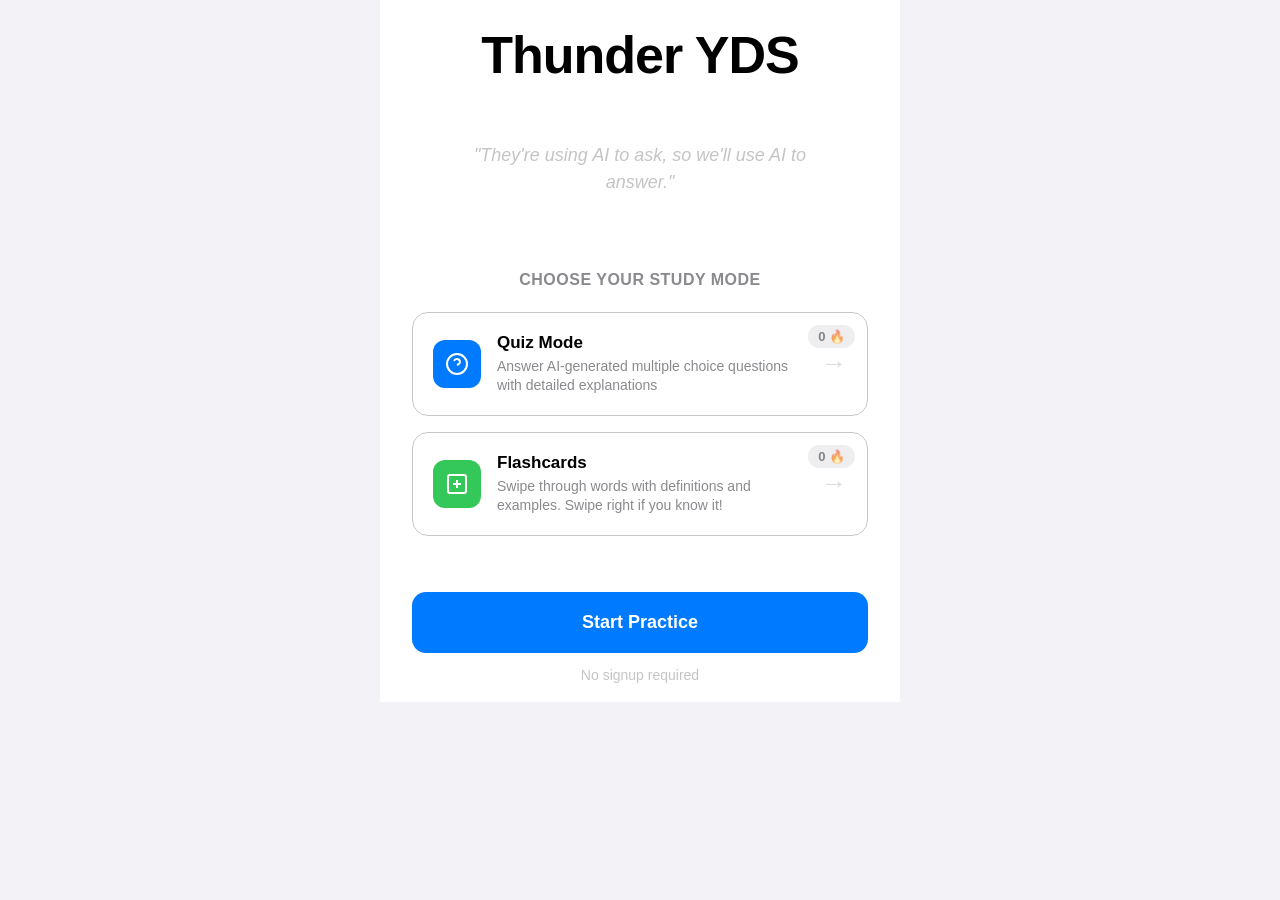
<file: YDSWords/YDSWords/index.html>
<!DOCTYPE html>
<html lang="en">
<head>
    <meta charset="UTF-8">
    <meta name="viewport" content="width=device-width, initial-scale=1.0, viewport-fit=cover">
    <meta name="description" content="Master academic vocabulary for YDS exam with AI-powered quizzes">
    <meta name="theme-color" content="#FFFFFF" media="(prefers-color-scheme: light)">
    <meta name="theme-color" content="#000000" media="(prefers-color-scheme: dark)">
    <meta name="apple-mobile-web-app-capable" content="yes">
    <meta name="apple-mobile-web-app-status-bar-style" content="default">
    <title>Thunder YDS</title>

    <link rel="stylesheet" href="assets/css/styles.css">
</head>
<body>
    <!-- ═══════════════════════════════════════════════════════════════════════
         GLOBAL ERROR BOUNDARY
         ═══════════════════════════════════════════════════════════════════════ -->
    <div class="global-error-boundary" id="globalErrorBoundary">
        <h2>😅 Something went wrong</h2>
        <p>We encountered an unexpected error. Don't worry - your progress is safe. Try refreshing the page to continue learning.</p>
        <button onclick="window.location.reload()">Refresh Page</button>
    </div>

    <!-- ═══════════════════════════════════════════════════════════════════════
         NOTIFICATION CONTAINER
         ═══════════════════════════════════════════════════════════════════════ -->
    <div class="notification-container" id="notificationContainer"></div>

    <!-- ═══════════════════════════════════════════════════════════════════════
         OFFLINE INDICATOR
         ═══════════════════════════════════════════════════════════════════════ -->
    <div class="offline-indicator" id="offlineIndicator">
        ⚠️ You're offline. Check your connection to continue.
    </div>

    <!-- ═══════════════════════════════════════════════════════════════════════
         MINIMAL WELCOME SCREEN
         Clean, text-focused design without icon
         ═══════════════════════════════════════════════════════════════════════ -->
    <div class="welcome-minimal active" id="welcomePage">
        <div class="welcome-minimal-content">
            <!-- Header -->
            <header class="welcome-minimal-header">
                <p class="welcome-app-name">Thunder YDS</p>
            </header>
            
            <!-- Quote -->
            <p class="welcome-quote">"They're using AI to ask, so we'll use AI to answer."</p>
            
            <!-- MODE SELECTION -->
            <div class="mode-selection" id="modeSelection">
                <p class="mode-selection-title">Choose your study mode</p>
                
                <div class="mode-cards">
                    <button class="mode-card" id="btnModeQuiz">
                        <div class="mode-card-streak" id="quizStreakBadge">
                            <span id="quizStreakText">0 🔥</span>
                        </div>
                        <div class="mode-card-icon">
                            <svg viewBox="0 0 24 24" fill="none" stroke="currentColor" stroke-width="2">
                                <circle cx="12" cy="12" r="10"/>
                                <path d="M9.09 9a3 3 0 0 1 5.83 1c0 2-3 3-3 3"/>
                                <line x1="12" y1="17" x2="12.01" y2="17"/>
                            </svg>
                        </div>
                        <div class="mode-card-content">
                            <h3>Quiz Mode</h3>
                            <p>Answer AI-generated multiple choice questions with detailed explanations</p>
                        </div>
                        <div class="mode-card-arrow">→</div>
                    </button>
                    
                    <button class="mode-card" id="btnModeFlashcard">
                        <div class="mode-card-streak" id="flashcardStreakBadge">
                            <span id="flashcardStreakText">0 🔥</span>
                        </div>
                        <div class="mode-card-icon mode-card-icon--flashcard">
                            <svg viewBox="0 0 24 24" fill="none" stroke="currentColor" stroke-width="2">
                                <rect x="3" y="3" width="18" height="18" rx="2"/>
                                <line x1="8" y1="12" x2="16" y2="12"/>
                                <line x1="12" y1="8" x2="12" y2="16"/>
                            </svg>
                        </div>
                        <div class="mode-card-content">
                            <h3>Flashcards</h3>
                            <p>Swipe through words with definitions and examples. Swipe right if you know it!</p>
                        </div>
                        <div class="mode-card-arrow">→</div>
                    </button>
                </div>
            </div>
            
            <!-- Original Start Button (hidden when mode selection is shown) -->
            <div class="welcome-minimal-action hidden" id="originalStartContainer">
                <button class="btn-minimal" id="btnStart">
                    Start Practice
                </button>
                <p class="welcome-minimal-hint">No signup required</p>
            </div>
        </div>
    </div>

    <!-- ═══════════════════════════════════════════════════════════════════════
         APP PAGE (Quiz Mode)
         ═══════════════════════════════════════════════════════════════════════ -->
    <div class="app" id="appPage">
        <!-- Header -->
        <header class="quiz-header">
            <button class="btn-back" id="btnBack">
                <svg viewBox="0 0 24 24" xmlns="http://www.w3.org/2000/svg" aria-label="Back">
                    <path d="M20 11H7.83l5.59-5.59L12 4l-8 8 8 8 1.41-1.41L7.83 13H20v-2z"/>
                </svg>
                Back
            </button>
            <div class="quiz-header-title">Quiz</div>
            <div class="quiz-header-progress" id="quizScore">0 / 0</div>
        </header>
        
        <!-- Streak Progress Bar -->
        <div class="streak-display" id="quizStreakDisplay">
            <div class="streak-display-content">
                <span class="streak-icon">🔥</span>
                <div class="streak-progress-wrapper">
                    <div class="streak-progress-bar"></div>
                </div>
                <span class="streak-progress-text">0/20 words</span>
            </div>
            <div class="streak-count">0 days</div>
        </div>

        <div class="loading hidden" id="loading">
            <div class="spinner"></div>
            <p id="loadingText">Generating question...</p>
        </div>

        <div class="error-state hidden" id="errorState">
            <h3>⚠️ Couldn't load question</h3>
            <p id="errorMessage">Something went wrong. Please try again.</p>
            <button id="btnRetry">Try Again</button>
        </div>

        <main class="question-area hidden" id="questionArea">
            <p class="sentence" id="sentence"></p>
            <div class="options" id="options"></div>
            <div class="feedback hidden" id="feedback">
                <p id="feedbackText"></p>
            </div>
            <div class="quiz-actions">
                <button class="action-btn action-btn--next hidden" id="btnNext">
                    Next
                    <svg viewBox="0 0 24 24" fill="none" stroke="currentColor" stroke-width="2.5" stroke-linecap="round" stroke-linejoin="round" width="20" height="20">
                        <polyline points="9 18 15 12 9 6"/>
                    </svg>
                </button>
            </div>
        </main>
    </div>

    <!-- ═══════════════════════════════════════════════════════════════════════
         FLASHCARD PAGE (Tinder-style Study Mode)
         ═══════════════════════════════════════════════════════════════════════ -->
    <div class="flashcard-page" id="flashcardPage">
        <!-- Header -->
        <header class="flashcard-header">
            <button class="btn-back" id="btnFlashcardBack">
                <svg viewBox="0 0 24 24" xmlns="http://www.w3.org/2000/svg" aria-label="Back">
                    <path d="M20 11H7.83l5.59-5.59L12 4l-8 8 8 8 1.41-1.41L7.83 13H20v-2z"/>
                </svg>
                Back
            </button>
            <div class="flashcard-title">Flashcards</div>
            <div class="flashcard-progress-text" id="flashcardScore">0 / 0</div>
        </header>
        
        <!-- Streak Progress Bar -->
        <div class="streak-display" id="flashcardStreakDisplay">
            <div class="streak-display-content">
                <span class="streak-icon">🔥</span>
                <div class="streak-progress-wrapper">
                    <div class="streak-progress-bar"></div>
                </div>
                <span class="streak-progress-text">0/20 words</span>
            </div>
            <div class="streak-count">0 days</div>
        </div>

        <!-- Flashcard Container -->
        <div class="flashcard-container" id="flashcardContainer">
            <div class="flashcard-card" id="flashcardCard">
                <!-- Word -->
                <div class="flashcard-word" id="flashcardWord">Loading...</div>
                
                <!-- Example -->
                <div class="flashcard-example loading" id="flashcardExample">
                    Loading example...
                </div>
                
                <!-- Definition -->
                <div class="flashcard-definition loading" id="flashcardDefinition">
                    Loading definition...
                </div>
            </div>
        </div>

        <!-- Action Buttons -->
        <div class="flashcard-actions">
            <button class="action-btn action-btn--dont-know" id="btnDontKnow">
                <svg viewBox="0 0 24 24" fill="none" stroke="currentColor" stroke-width="2.5" stroke-linecap="round">
                    <line x1="18" y1="6" x2="6" y2="18"/>
                    <line x1="6" y1="6" x2="18" y2="18"/>
                </svg>
            </button>
            <button class="action-btn action-btn--know" id="btnKnow">
                <svg viewBox="0 0 24 24" fill="none" stroke="currentColor" stroke-width="2.5" stroke-linecap="round" stroke-linejoin="round">
                    <polyline points="20 6 9 17 4 12"/>
                </svg>
            </button>
        </div>


    </div>

    <!-- ═══════════════════════════════════════════════════════════════════════
         JAVASCRIPT MODULES
         ═══════════════════════════════════════════════════════════════════════ -->
    <script src="assets/js/words.js"></script>
    <script src="assets/js/config.js"></script>
    <script src="assets/js/state.js"></script>
    <script src="assets/js/utils.js"></script>
    <script src="assets/js/api.js"></script>
    <script src="assets/js/streak.js"></script>
    <script src="assets/js/flashcards.js"></script>
    <script src="assets/js/ui.js"></script>
    <script src="assets/js/app.js"></script>
</body>
</html>
</file>
<file: YDSWords/YDSWords/assets/css/styles.css>
/* ═════════════════════════════════════════════════════════════════════════════
   Thunder YDS - iOS Design System Stylesheet
   ═════════════════════════════════════════════════════════════════════════════ */

/* ═════════════════════════════════════════════════════════════════════════════
   CSS VARIABLES - iOS Design System
   ═════════════════════════════════════════════════════════════════════════════ */

:root {
    /* ═══ Typography ═══ */
    --font-ios: -apple-system, BlinkMacSystemFont, 'SF Pro Text', 'SF Pro Display', 'Helvetica Neue', 'Segoe UI', sans-serif;
    --font-mono: 'SF Mono', SFMono-Regular, ui-monospace, Menlo, monospace;
    
    /* ═══ Fluid Typography for All iPhones ═══ */
    /* Using clamp() for smooth scaling between screen sizes */
    /* min: SE/mini, preferred: 4% of viewport width, max: Pro Max */
    --text-large-title: clamp(28px, 8vw, 38px);
    --text-title-1: clamp(24px, 6vw, 32px);
    --text-title-2: clamp(20px, 5vw, 26px);
    --text-title-3: clamp(18px, 4.5vw, 22px);
    --text-headline: clamp(15px, 4vw, 18px);
    --text-body: clamp(15px, 4vw, 18px);
    --text-callout: clamp(14px, 3.8vw, 17px);
    --text-subhead: clamp(13px, 3.5vw, 16px);
    --text-footnote: clamp(12px, 3.2vw, 14px);
    --text-caption: clamp(11px, 3vw, 13px);
    
    /* ═══ iOS System Colors - Light Mode ═══ */
    --ios-system-blue: #007AFF;
    --ios-system-blue-hover: #0066CC;
    --ios-system-green: #34C759;
    --ios-system-red: #FF3B30;
    --ios-system-orange: #FF9500;
    --ios-system-yellow: #FFCC00;
    --ios-system-pink: #FF2D55;
    --ios-system-purple: #AF52DE;
    --ios-system-teal: #5AC8FA;
    --ios-system-indigo: #5856D6;
    --ios-system-gray: #8E8E93;
    --ios-system-gray2: #AEAEB2;
    --ios-system-gray3: #C7C7CC;
    --ios-system-gray4: #D1D1D6;
    --ios-system-gray5: #E5E5EA;
    --ios-system-gray6: #F2F2F7;
    
    /* ═══ Disabled State Opacity ═══ */
    --ios-disabled-opacity: 0.4;
    
    /* ═══ Semantic Colors - Light Mode ═══ */
    --ios-label: #000000;
    --ios-label-secondary: rgba(60, 60, 67, 0.60);
    --ios-label-tertiary: rgba(60, 60, 67, 0.30);
    --ios-label-quaternary: rgba(60, 60, 67, 0.18);
    --ios-system-background: #FFFFFF;
    --ios-secondary-background: #F2F2F7;
    --ios-tertiary-background: #FFFFFF;
    --ios-grouped-background: #F2F2F7;
    --ios-secondary-grouped-background: #FFFFFF;
    --ios-tertiary-grouped-background: #F2F2F7;
    --ios-separator: #C6C6C8;
    --ios-opaque-separator: #C6C6C8;
    --ios-fill: rgba(120, 120, 128, 0.20);
    --ios-secondary-fill: rgba(120, 120, 128, 0.16);
    --ios-tertiary-fill: rgba(118, 118, 128, 0.12);
    
    /* ═══ Animation Curves ═══ */
    --ios-spring: cubic-bezier(0.32, 0.72, 0, 1);
    --ios-ease-out: cubic-bezier(0.25, 1, 0.5, 1);
    --ios-ease-in: cubic-bezier(0.5, 0, 0.75, 0.5);
    --ios-default: cubic-bezier(0.4, 0.0, 0.2, 1);
    
    /* ═══ Fluid Spacing ═══ */
    /* Scales with viewport for better proportions on all devices */
    --space-xs: clamp(2px, 1vw, 6px);
    --space-sm: clamp(6px, 2vw, 12px);
    --space-md: clamp(12px, 4vw, 20px);
    --space-lg: clamp(16px, 5vw, 28px);
    --space-xl: clamp(24px, 6vw, 40px);
    
    /* ═══ Container Width ═══ */
    --container-max: 100%;
    --content-max: min(100%, 520px);
}

/* ═══ Dark Mode Colors ═══ */
@media (prefers-color-scheme: dark) {
    :root {
        --ios-label: #FFFFFF;
        --ios-label-secondary: rgba(235, 235, 245, 0.60);
        --ios-label-tertiary: rgba(235, 235, 245, 0.30);
        --ios-label-quaternary: rgba(235, 235, 245, 0.16);
        --ios-system-background: #000000;
        --ios-secondary-background: #1C1C1E;
        --ios-tertiary-background: #2C2C2E;
        --ios-grouped-background: #000000;
        --ios-secondary-grouped-background: #1C1C1E;
        --ios-tertiary-grouped-background: #2C2C2E;
        --ios-separator: rgba(84, 84, 88, 0.60);
        --ios-opaque-separator: #38383A;
        --ios-fill: rgba(120, 120, 128, 0.36);
        --ios-secondary-fill: rgba(120, 120, 128, 0.32);
        --ios-tertiary-fill: rgba(118, 118, 128, 0.24);
    }
}

/* ═══ High Contrast Mode Support ═══ */
@media (prefers-contrast: high) {
    :root {
        --ios-label-secondary: rgba(60, 60, 67, 0.8);
        --ios-separator: #8E8E93;
    }
}

/* ═══ Reduced Motion Support ═══ */
@media (prefers-reduced-motion: reduce) {
    *,
    *::before,
    *::after {
        animation-duration: 0.01ms !important;
        animation-iteration-count: 1 !important;
        transition-duration: 0.01ms !important;
    }
}

/* ═════════════════════════════════════════════════════════════════════════════
   BASE STYLES
   ═════════════════════════════════════════════════════════════════════════════ */

* { 
    box-sizing: border-box; 
    margin: 0; 
    padding: 0; 
}

html {
    padding: env(safe-area-inset-top) env(safe-area-inset-right) env(safe-area-inset-bottom) env(safe-area-inset-left);
}

body {
    overflow-x: hidden;
    overflow-y: auto;
    font-family: var(--font-ios);
    font-size: var(--text-body);
    line-height: 1.5;
    color: var(--ios-label);
    background: var(--ios-grouped-background);
    min-height: 100vh;
    min-height: -webkit-fill-available;
    -webkit-text-size-adjust: 100%;
    -webkit-tap-highlight-color: transparent;
    overscroll-behavior-y: none;
    -webkit-overflow-scrolling: touch;
}

/* ═════════════════════════════════════════════════════════════════════════════
   ERROR BOUNDARY
   ═════════════════════════════════════════════════════════════════════════════ */

.global-error-boundary {
    position: fixed;
    top: 0;
    left: 0;
    right: 0;
    bottom: 0;
    background: var(--ios-system-background);
    display: none;
    flex-direction: column;
    justify-content: center;
    align-items: center;
    padding: var(--space-lg);
    z-index: 10000;
    text-align: center;
}

.global-error-boundary.active {
    display: flex;
}

.global-error-boundary h2 {
    font-size: var(--text-title-2);
    color: var(--ios-system-red);
    margin-bottom: var(--space-sm);
    font-weight: 600;
}

.global-error-boundary p {
    color: var(--ios-label-secondary);
    margin-bottom: var(--space-lg);
    max-width: 400px;
    font-size: var(--text-body);
}

.global-error-boundary button {
    padding: 12px 24px;
    background: var(--ios-system-blue);
    color: white;
    border: none;
    border-radius: 10px;
    font-family: inherit;
    font-size: var(--text-headline);
    font-weight: 600;
    cursor: pointer;
    min-height: 50px;
    transition: transform 0.2s var(--ios-spring), opacity 0.2s ease;
}

.global-error-boundary button:active {
    transform: scale(0.96);
    opacity: 0.9;
}

/* ═════════════════════════════════════════════════════════════════════════════
   NOTIFICATION SYSTEM - iOS Style
   ═════════════════════════════════════════════════════════════════════════════ */

.notification-container {
    position: fixed;
    top: calc(env(safe-area-inset-top) + var(--space-sm));
    left: 50%;
    transform: translateX(-50%);
    z-index: 9999;
    width: calc(100% - clamp(16px, 8vw, 48px));
    max-width: min(400px, 90vw);
    pointer-events: none;
}

.notification {
    background: rgba(240, 240, 240, 0.95);
    backdrop-filter: blur(20px);
    -webkit-backdrop-filter: blur(20px);
    color: var(--ios-label);
    padding: clamp(10px, 3vw, 14px) clamp(14px, 4vw, 18px);
    border-radius: clamp(10px, 3vw, 14px);
    font-size: clamp(13px, 3.8vw, 15px);
    display: flex;
    align-items: center;
    gap: clamp(8px, 2.5vw, 12px);
    margin-bottom: var(--space-sm);
    pointer-events: auto;
    animation: notificationEnter 0.4s var(--ios-spring);
    box-shadow: 0 4px 20px rgba(0, 0, 0, 0.15);
}

@media (prefers-color-scheme: dark) {
    .notification {
        background: rgba(40, 40, 40, 0.95);
        color: white;
    }
}

@keyframes notificationEnter {
    from {
        opacity: 0;
        transform: translateY(-20px) scale(0.95);
    }
    to {
        opacity: 1;
        transform: translateY(0) scale(1);
    }
}

.notification.exit {
    animation: notificationExit 0.3s var(--ios-ease-in) forwards;
}

@keyframes notificationExit {
    to {
        opacity: 0;
        transform: translateY(-10px);
    }
}

.notification-icon {
    flex-shrink: 0;
    width: 20px;
    height: 20px;
    display: flex;
    align-items: center;
    justify-content: center;
}

.notification.success .notification-icon {
    color: var(--ios-system-green);
}

.notification.error .notification-icon {
    color: var(--ios-system-red);
}

.notification.warning .notification-icon {
    color: var(--ios-system-orange);
}

.notification.info .notification-icon {
    color: var(--ios-system-blue);
}

.notification-close {
    margin-left: auto;
    background: none;
    border: none;
    color: var(--ios-label-tertiary);
    font-size: 20px;
    cursor: pointer;
    padding: 0;
    width: 24px;
    height: 24px;
    display: flex;
    align-items: center;
    justify-content: center;
    transition: color 0.2s ease;
}

.notification-close:hover,
.notification-close:active {
    color: var(--ios-label);
}

/* ═════════════════════════════════════════════════════════════════════════════
   APP STYLES - iOS
   ═════════════════════════════════════════════════════════════════════════════ */

/* .app styles now unified with .flashcard-page - see "Unified Page Structure" section below */

@keyframes viewEnter {
    from {
        opacity: 0;
        transform: translateY(20px) scale(0.96);
    }
    to {
        opacity: 1;
        transform: translateY(0) scale(1);
    }
}

/* ═══ Unified Header Style (Quiz & Flashcards) ═══ */

/* Quiz Header */
.quiz-header,
.flashcard-header {
    display: flex;
    align-items: center;
    justify-content: space-between;
    padding: var(--space-md) var(--space-lg);
    padding-top: max(var(--space-md), env(safe-area-inset-top));
    background: var(--ios-system-background);
    border-bottom: 1px solid var(--ios-separator);
    flex-shrink: 0;
}

.quiz-header-title,
.flashcard-title {
    font-size: var(--text-headline);
    font-weight: 600;
    color: var(--ios-label);
}

.quiz-header-progress,
.flashcard-progress-text {
    font-size: var(--text-subhead);
    color: var(--ios-label-secondary);
    font-weight: 600;
    min-width: 60px;
    text-align: right;
}

/* ═══ Back Button - iOS Style ═══ */
.btn-back {
    background: none;
    border: none;
    color: var(--ios-system-blue);
    font-family: inherit;
    font-size: var(--text-subhead);
    cursor: pointer;
    padding: 0;
    display: flex;
    align-items: center;
    gap: 4px;
    transition: opacity 0.2s ease;
}

.btn-back svg {
    width: 24px;
    height: 24px;
    fill: currentColor;
}

.btn-back:active {
    opacity: 0.6;
}

.btn-back svg {
    width: 28px;
    height: 28px;
    fill: currentColor;
}

/* ═══ Loading State - iOS Style ═══ */
.loading {
    text-align: center;
    padding: var(--space-xl) 0;
    flex: 1;
    display: flex;
    flex-direction: column;
    align-items: center;
    justify-content: center;
}

.loading.hidden { display: none; }

.spinner {
    width: 36px;
    height: 36px;
    border: 3px solid var(--ios-tertiary-fill);
    border-top-color: var(--ios-system-blue);
    border-radius: 50%;
    margin: 0 auto var(--space-md);
    animation: spin 1s linear infinite;
}

.loading p {
    color: var(--ios-label-secondary);
    font-size: var(--text-subhead);
}

/* ═══ Error State - iOS Style ═══ */
.error-state {
    text-align: center;
    padding: var(--space-xl) var(--space-md);
    background: var(--ios-secondary-grouped-background);
    border-radius: 12px;
    margin: var(--space-md) 0;
    flex: 1;
    display: flex;
    flex-direction: column;
    align-items: center;
    justify-content: center;
}

.error-state.hidden { display: none; }

.error-state h3 {
    color: var(--ios-system-red);
    margin-bottom: var(--space-sm);
    font-size: var(--text-title-3);
    font-weight: 600;
}

.error-state p {
    color: var(--ios-label-secondary);
    font-size: var(--text-subhead);
    margin-bottom: var(--space-lg);
}

.error-state button {
    padding: 12px 24px;
    background: var(--ios-system-blue);
    color: white;
    border: none;
    border-radius: 10px;
    font-family: inherit;
    font-size: var(--text-headline);
    font-weight: 600;
    cursor: pointer;
    min-height: 50px;
    transition: transform 0.2s var(--ios-spring), opacity 0.2s ease;
}

.error-state button:active {
    transform: scale(0.96);
    opacity: 0.9;
}

/* Question area styles now unified with flashcard-container - see "Content Containers" section */

.question-area.hidden { display: none; }

/* Sentence Card */
.sentence {
    font-size: clamp(14px, 4vw, 18px);
    line-height: 1.6;
    margin-bottom: clamp(12px, 4vw, 20px);
    padding: clamp(12px, 4vw, 20px);
    background: var(--ios-secondary-grouped-background);
    border-radius: clamp(10px, 3vw, 14px);
    box-shadow: 0 1px 3px rgba(0, 0, 0, 0.08), 0 1px 2px rgba(0, 0, 0, 0.04);
    overflow-wrap: break-word;
    word-wrap: break-word;
    hyphens: auto;
    color: var(--ios-label);
    flex-shrink: 0;
}

@media (prefers-color-scheme: dark) {
    .sentence {
        box-shadow: none;
        border: 0.5px solid var(--ios-separator);
    }
}

.blank {
    display: inline-flex;
    align-items: center;
    justify-content: center;
    min-width: clamp(56px, 18vw, 84px);
    height: 1.5em;
    background: var(--ios-fill);
    border-radius: clamp(4px, 1.5vw, 8px);
    margin: 0 clamp(2px, 1vw, 6px);
    vertical-align: baseline;
    font-family: var(--font-mono);
    font-size: clamp(0.8em, 3vw, 0.95em);
    color: var(--ios-label-secondary);
    letter-spacing: clamp(1px, 0.5vw, 3px);
    padding: 0 clamp(4px, 2vw, 10px);
}

/* ═══ Options - iOS Grouped Table Style ═══ */
.options {
    display: flex;
    flex-direction: column;
    gap: 0;
    background: var(--ios-secondary-grouped-background);
    border-radius: clamp(10px, 2.5vw, 14px);
    overflow: hidden;
    margin-bottom: clamp(12px, 4vw, 20px);
    flex-shrink: 0;
}

.option {
    display: flex;
    flex-direction: column;
    align-items: stretch;
    padding: clamp(12px, 3.5vw, 16px) clamp(14px, 4vw, 18px);
    min-height: clamp(48px, 12vh, 58px);
    background: transparent;
    border: none;
    border-bottom: 0.5px solid var(--ios-separator);
    font-family: inherit;
    font-size: clamp(14px, 3.8vw, 17px);
    color: var(--ios-label);
    text-align: left;
    cursor: pointer;
    transition: background-color 0.15s ease;
    position: relative;
    width: 100%;
}

.option-main {
    display: flex;
    align-items: center;
    width: 100%;
}

.option-text {
    flex: 1;
}

.option-explanation {
    display: none;
    font-size: clamp(11px, 3vw, 13px);
    color: var(--ios-label-secondary);
    line-height: 1.4;
    margin-top: 8px;
    padding-top: 8px;
    border-top: 0.5px solid var(--ios-separator);
    padding-left: clamp(34px, 8vw, 42px);
    word-wrap: break-word;
    overflow-wrap: break-word;
}

.option-explanation.show {
    display: block;
}

.option:last-child {
    border-bottom: none;
}

/* ═══ Answered State - Layout when feedback is shown ═══ */
.question-area.answered {
    justify-content: flex-start;
}

.question-area.answered .options {
    margin-bottom: clamp(10px, 2vh, 14px);
    flex-shrink: 0;
}

.question-area.answered .option {
    padding: clamp(10px, 2.5vw, 14px) clamp(12px, 3vw, 16px);
    min-height: clamp(44px, 10vh, 52px);
    font-size: clamp(13px, 3.5vw, 16px);
}

.question-area.answered .option .key {
    width: clamp(24px, 6vw, 30px);
    height: clamp(24px, 6vw, 30px);
    font-size: clamp(11px, 2.8vw, 13px);
    margin-right: clamp(10px, 2.5vw, 14px);
    flex-shrink: 0;
}

.question-area.answered .option-explanation {
    font-size: clamp(10px, 2.8vw, 12px);
    padding-left: clamp(34px, 8vw, 42px);
}

.question-area.answered .sentence {
    padding: clamp(12px, 3vw, 18px);
    margin-bottom: clamp(12px, 3vh, 18px);
    font-size: clamp(14px, 3.8vw, 17px);
    flex-shrink: 0;
}

/* Staggered entry animation for options */
.option {
    animation: optionEnter 0.4s var(--ios-spring) backwards;
}

@keyframes optionEnter {
    from {
        opacity: 0;
        transform: translateX(-20px);
    }
    to {
        opacity: 1;
        transform: translateX(0);
    }
}

.option:active:not(:disabled) {
    background: var(--ios-fill);
}

.option:disabled { cursor: default; }

.option .key {
    width: clamp(24px, 7vw, 32px);
    height: clamp(24px, 7vw, 32px);
    display: flex;
    align-items: center;
    justify-content: center;
    background: var(--ios-tertiary-fill);
    border-radius: clamp(5px, 1.5vw, 8px);
    font-family: var(--font-mono);
    font-size: clamp(11px, 3.2vw, 14px);
    font-weight: 600;
    color: var(--ios-label-secondary);
    margin-right: clamp(10px, 3vw, 14px);
    flex-shrink: 0;
    transition: all 0.2s ease;
}

/* Selected State */
.option.selected {
    background: rgba(0, 122, 255, 0.1);
}

.option.selected .key {
    background: var(--ios-system-blue);
    color: white;
}

/* Correct Answer State */
.option.correct {
    background: rgba(52, 199, 89, 0.1);
}

.option.correct .key {
    background: var(--ios-system-green);
    color: white;
}

/* Incorrect Answer State */
.option.incorrect {
    background: rgba(255, 59, 48, 0.1);
}

.option.incorrect .key {
    background: var(--ios-system-red);
    color: white;
}

/* Revealed State (correct answer when wrong selected) */
.option.revealed {
    background: rgba(52, 199, 89, 0.1);
}

.option.revealed .key {
    background: var(--ios-system-green);
    color: white;
}

/* Checkmark indicators */
.option.correct::after,
.option.incorrect::after {
    content: '';
    position: absolute;
    right: 16px;
    width: 22px;
    height: 22px;
    background-size: contain;
    background-repeat: no-repeat;
}

.option.correct::after {
    background-image: url("data:image/svg+xml,%3Csvg xmlns='http://www.w3.org/2000/svg' viewBox='0 0 24 24' fill='%2334C759'%3E%3Cpath d='M9 16.17L4.83 12l-1.42 1.41L9 19 21 7l-1.41-1.41z'/%3E%3C/svg%3E");
}

.option.incorrect::after {
    background-image: url("data:image/svg+xml,%3Csvg xmlns='http://www.w3.org/2000/svg' viewBox='0 0 24 24' fill='%23FF3B30'%3E%3Cpath d='M19 6.41L17.59 5 12 10.59 6.41 5 5 6.41 10.59 12 5 17.59 6.41 19 12 13.41 17.59 19 19 17.59 13.41 12z'/%3E%3C/svg%3E");
}

/* ═══ Feedback - iOS Style ═══ */
/* Designed to always fit within viewport on all iPhone models */
.feedback {
    padding: clamp(10px, 2.5vh, 16px) clamp(12px, 3.5vw, 18px);
    background: var(--ios-secondary-grouped-background);
    border-radius: clamp(10px, 3vw, 14px);
    margin-bottom: clamp(10px, 2vh, 14px);
    box-shadow: 0 1px 3px rgba(0, 0, 0, 0.08), 0 1px 2px rgba(0, 0, 0, 0.04);
    animation: slideUp 0.3s var(--ios-spring);
    /* Ensure feedback is fully visible with proper sizing */
    max-height: min(75vh, 600px);
    min-height: min(120px, 20vh);
    display: flex;
    flex-direction: column;
    flex-shrink: 0;
    overflow: hidden;
}

@media (prefers-color-scheme: dark) {
    .feedback {
        box-shadow: none;
        border: 0.5px solid var(--ios-separator);
    }
}

.feedback.hidden { display: none; }

@keyframes slideUp {
    from {
        opacity: 0;
        transform: translateY(20px);
    }
    to {
        opacity: 1;
        transform: translateY(0);
    }
}

.feedback p {
    font-size: clamp(12px, 3.2vw, 14px);
    color: var(--ios-label-secondary);
    line-height: 1.4;
    margin: 0;
    flex-shrink: 0;
    word-wrap: break-word;
    overflow-wrap: break-word;
}

/* Scrollable explanation list - ensures content fits on small screens */
.explanation-list {
    margin-top: clamp(8px, 2vh, 12px);
    padding-top: clamp(8px, 2vh, 12px);
    border-top: 0.5px solid var(--ios-separator);
    display: flex;
    flex-direction: column;
    gap: clamp(6px, 1.5vh, 10px);
    /* Allow scrolling if content exceeds available space */
    overflow-y: auto;
    -webkit-overflow-scrolling: touch;
    flex: 1 1 auto;
    min-height: 0;
    max-height: 100%;
}

/* Hide scrollbar but keep functionality */
.explanation-list::-webkit-scrollbar {
    display: none;
}

.explanation-item {
    display: flex;
    align-items: flex-start;
    gap: clamp(6px, 2vw, 10px);
    font-size: clamp(11px, 3.2vw, 14px);
    line-height: 1.4;
    flex-shrink: 0;
    word-wrap: break-word;
    overflow-wrap: break-word;
}

.explanation-item .opt-label {
    flex-shrink: 0;
    width: clamp(18px, 5.5vw, 24px);
    height: clamp(18px, 5.5vw, 24px);
    display: flex;
    align-items: center;
    justify-content: center;
    border-radius: clamp(4px, 1.5vw, 6px);
    font-family: var(--font-mono);
    font-size: clamp(10px, 3vw, 12px);
    font-weight: 600;
    flex-shrink: 0;
    margin-top: 1px;
}

.explanation-item.correct .opt-label {
    background: var(--ios-system-green);
    color: white;
}

.explanation-item.wrong .opt-label {
    background: var(--ios-system-gray4);
    color: var(--ios-label-secondary);
}

.explanation-item .opt-text {
    color: var(--ios-label-secondary);
    flex: 1;
    word-wrap: break-word;
    overflow-wrap: break-word;
    min-width: 0;
}

.explanation-item .opt-text strong {
    color: var(--ios-label);
    font-weight: 600;
}



/* ═══ Offline Indicator - iOS Style ═══ */
.offline-indicator {
    display: none;
    background: var(--ios-system-orange);
    color: white;
    padding: 10px var(--space-md);
    font-size: var(--text-subhead);
    font-weight: 500;
    text-align: center;
}

.offline-indicator.active {
    display: block;
    animation: slideDown 0.3s var(--ios-spring);
}

/* ═════════════════════════════════════════════════════════════════════════════
   RESPONSIVE DESIGN - Universal iPhone Support
   Supports: SE, mini, standard, Plus, Pro, Pro Max models
   ═════════════════════════════════════════════════════════════════════════════ */

/* ═══ Small iPhones: SE (375×667), mini (375×812) ═══ */
@media (max-width: 375px) {
    :root {
        --text-large-title: 26px;
        --text-title-1: 22px;
        --text-title-2: 18px;
        --text-body: 14px;
        --text-callout: 13px;
        --text-subhead: 12px;
        --text-footnote: 11px;
    }
    
    .welcome-minimal {
        padding: 16px;
        justify-content: center;
        padding-top: max(16px, env(safe-area-inset-top));
        padding-bottom: max(16px, env(safe-area-inset-bottom));
    }
    
    .welcome-minimal-content {
        gap: 24px;
    }
    
    .welcome-app-name {
        font-size: 32px;
    }
    
    .welcome-quote {
        font-size: 13px;
        padding: 0 16px;
    }
    
    .mode-selection {
        margin-top: 8px;
    }
    
    .mode-selection-title {
        font-size: 11px;
        margin-bottom: 10px;
    }
    
    .mode-cards {
        gap: 10px;
    }
    
    .mode-card {
        padding: 12px;
        gap: 10px;
    }
    
    .mode-card-icon {
        width: 36px;
        height: 36px;
        border-radius: 9px;
    }
    
    .mode-card-icon svg {
        width: 20px;
        height: 20px;
    }
    
    .mode-card-content h3 {
        font-size: 14px;
    }
    
    .mode-card-content p {
        font-size: 11px;
    }
    
    .mode-card-arrow {
        font-size: 18px;
    }
    
    .btn-minimal {
        min-height: 44px;
        padding: 12px 16px;
        font-size: 15px;
    }
    
    .header h1 {
        font-size: 22px;
    }
    
    .sentence {
        font-size: 14px;
        padding: 12px;
        margin-bottom: 12px;
    }
    
    .blank {
        min-width: 56px;
        padding: 0 4px;
        font-size: 0.8em;
    }
    
    .option {
        min-height: 48px;
        padding: 12px;
        font-size: 14px;
    }
    
    .option .key {
        width: 24px;
        height: 24px;
        font-size: 11px;
    }
    
    .feedback {
        padding: 12px;
    }
    
    .btn-next {
        min-height: 50px;
    }
}

/* ═══ Standard iPhones: 12/13/14/15 (390×844), Pro (393×852) ═══ */
@media (min-width: 376px) and (max-width: 400px) {
    :root {
        --text-large-title: 32px;
        --text-title-1: 26px;
        --text-title-2: 22px;
        --text-body: 16px;
        --text-callout: 15px;
    }
    
    .welcome-minimal {
        padding: max(24px, env(safe-area-inset-top)) 20px max(24px, env(safe-area-inset-bottom));
    }
    
    .welcome-minimal-content {
        gap: 32px;
    }
    
    .welcome-app-name {
        font-size: 40px;
    }
    
    .welcome-quote {
        font-size: 15px;
    }
    
    .sentence {
        font-size: 15px;
        padding: 14px;
    }
    
    .blank {
        min-width: 64px;
    }
    
    .option {
        min-height: 52px;
        padding: 14px;
    }
}

/* ═══ Large iPhones: Plus (428×926), Pro Max (430×932) ═══ */
@media (min-width: 401px) and (max-width: 440px) {
    :root {
        --text-large-title: 36px;
        --text-title-1: 30px;
        --text-title-2: 24px;
        --text-body: 17px;
        --text-callout: 16px;
    }
    
    .welcome-minimal {
        padding: max(32px, env(safe-area-inset-top)) 28px max(32px, env(safe-area-inset-bottom));
    }
    
    .welcome-minimal-content {
        gap: 40px;
    }
    
    .welcome-app-name {
        font-size: 48px;
    }
    
    .welcome-quote {
        font-size: 16px;
    }
    
    .mode-card {
        padding: 18px 22px;
    }
    
    .mode-card-icon {
        width: 52px;
        height: 52px;
    }
    
    .app {
        padding: 16px 24px;
    }
    
    .header h1 {
        font-size: 34px;
    }
    
    .score {
        font-size: 15px;
        padding: 8px 14px;
    }
    
    .sentence {
        font-size: 17px;
        padding: 18px;
        margin-bottom: 20px;
    }
    
    .blank {
        min-width: 76px;
        padding: 0 10px;
    }
    
    .option {
        min-height: 58px;
        padding: 16px;
        font-size: 17px;
    }
    
    .option .key {
        width: 30px;
        height: 30px;
        font-size: 14px;
    }
    
    .feedback {
        padding: 18px;
        margin-bottom: 20px;
    }
    
    .btn-next {
        min-height: 58px;
        font-size: 17px;
    }
}

/* ═══ Extra Large / Future iPhones (441px+) ═══ */
@media (min-width: 441px) {
    :root {
        --text-large-title: 40px;
        --text-title-1: 32px;
        --text-title-2: 26px;
        --text-body: 18px;
        --text-callout: 17px;
    }
    
    .welcome-minimal {
        padding: max(40px, env(safe-area-inset-top)) 32px max(40px, env(safe-area-inset-bottom));
    }
    
    .welcome-minimal-content {
        gap: 48px;
    }
    
    .welcome-app-name {
        font-size: 52px;
    }
    
    .welcome-quote {
        font-size: 18px;
    }
    
    .mode-card {
        padding: 20px 24px;
    }
    
    .sentence {
        font-size: 18px;
        padding: 20px;
    }
    
    .blank {
        min-width: 84px;
    }
    
    .option {
        min-height: 60px;
        font-size: 18px;
    }
}

/* ═══ Height-based adjustments for compact screens ═══ */
@media (max-height: 700px) {
    .welcome-minimal {
        justify-content: flex-start;
        padding-top: max(8px, env(safe-area-inset-top));
        padding-bottom: max(8px, env(safe-area-inset-bottom));
    }
    
    .welcome-minimal-content {
        gap: 10px;
    }
    
    .welcome-app-name {
        font-size: 26px;
    }
    
    .welcome-minimal-desc {
        font-size: 13px;
    }
    
    .welcome-minimal-features {
        gap: 6px;
    }
    
    .feature-item {
        font-size: 12px;
    }
    
    .welcome-quote {
        font-size: 11px;
        margin: 4px 0;
    }
    
    .mode-selection {
        margin-top: 6px;
    }
    
    .mode-selection-title {
        font-size: 11px;
        margin-bottom: 8px;
    }
    
    .mode-cards {
        gap: 8px;
    }
    
    .mode-card {
        padding: 10px 12px;
    }
    
    /* Compact feedback for smaller screens */
    .feedback {
        max-height: min(80vh, 500px);
        min-height: 100px;
        padding: 10px 12px;
    }
    
    .explanation-list {
        gap: 6px;
        margin-top: 8px;
        padding-top: 8px;
    }
    
    .explanation-item {
        font-size: 12px;
        line-height: 1.4;
    }
}

/* ═══ Extra compact screens (iPhone SE) ═══ */
@media (max-height: 650px) {
    .welcome-minimal {
        padding: 12px 16px;
        justify-content: center;
    }
    
    .welcome-minimal-content {
        gap: 16px;
    }
    
    .welcome-app-name {
        font-size: 26px;
    }
    
    .welcome-quote {
        font-size: 11px;
        padding: 0 12px;
    }
    
    .mode-selection {
        margin-top: 4px;
    }
    
    .mode-selection-title {
        font-size: 10px;
        margin-bottom: 6px;
    }
    
    .mode-cards {
        gap: 6px;
    }
    
    .mode-card {
        padding: 8px 10px;
        gap: 8px;
    }
    
    .mode-card-icon {
        width: 32px;
        height: 32px;
        border-radius: 8px;
    }
    
    .mode-card-icon svg {
        width: 18px;
        height: 18px;
    }
    
    .mode-card-content h3 {
        font-size: 13px;
        margin-bottom: 1px;
    }
    
    .mode-card-content p {
        font-size: 10px;
    }
    
    .mode-card-arrow {
        font-size: 16px;
    }
    
    .feedback {
        max-height: min(85vh, 450px);
        min-height: 90px;
        padding: 8px 10px;
    }
    
    .explanation-item {
        font-size: 11px;
        line-height: 1.35;
    }
    
    .explanation-item .opt-label {
        width: 18px;
        height: 18px;
        font-size: 10px;
    }
}

/* ═══ Large screens - more spacious feedback ═══ */
@media (min-height: 800px) {
    .feedback {
        max-height: min(70vh, 650px);
        min-height: 140px;
    }
    
    .explanation-list {
        gap: 12px;
    }
}

/* ═══ Landscape safety (portrait only app) ═══ */
@media (max-width: 900px) and (max-height: 400px) {
    .welcome-minimal {
        padding: 12px 16px;
        justify-content: center;
    }
    
    .welcome-minimal-content {
        gap: 16px;
    }
    
    .welcome-app-name {
        font-size: 26px;
    }
    
    .welcome-quote {
        font-size: 11px;
        padding: 0 12px;
    }
    
    .mode-selection {
        margin-top: 4px;
    }
    
    .mode-selection-title {
        font-size: 10px;
        margin-bottom: 6px;
    }
    
    .mode-cards {
        flex-direction: row;
        gap: 10px;
    }
    
    .mode-card {
        flex: 1;
        padding: 10px;
        min-width: 0;
    }
    
    .mode-card-icon {
        width: 32px;
        height: 32px;
    }
    
    .mode-card-content h3 {
        font-size: 13px;
    }
    
    .mode-card-content p {
        display: none;
    }
    
    .mode-card-arrow {
        display: none;
    }
}

/* ═════════════════════════════════════════════════════════════════════════════
   ACCESSIBILITY IMPROVEMENTS
   ═════════════════════════════════════════════════════════════════════════════ */

/* Focus States for Keyboard Navigation */
.btn-start:focus-visible,
.action-btn:focus-visible,
.option:focus-visible,
.btn-back:focus-visible,
.error-state button:focus-visible {
    outline: 2px solid var(--ios-system-blue);
    outline-offset: 2px;
}

/* Minimum touch target size */
button, .option {
    min-height: 44px;
}

/* GPU Acceleration for smooth animations */
.option, .btn-start, .action-btn, .feedback, .flashcard-card {
    will-change: transform;
    transform: translateZ(0);
}




/* ═════════════════════════════════════════════════════════════════════════════
   MINIMAL WELCOME SCREEN - NO ICON
   Clean, text-focused design
   ═════════════════════════════════════════════════════════════════════════════ */

.welcome-minimal {
    width: 100%;
    max-width: var(--content-max);
    margin: 0 auto;
    padding: max(16px, env(safe-area-inset-top)) clamp(16px, 5vw, 32px) max(16px, env(safe-area-inset-bottom));
    min-height: 100vh;
    min-height: -webkit-fill-available;
    display: none;
    flex-direction: column;
    justify-content: center;
    background: var(--ios-system-background);
    overflow-y: auto;
    -webkit-overflow-scrolling: touch;
}

.welcome-minimal.active {
    display: flex;
}

.welcome-minimal-content {
    display: flex;
    flex-direction: column;
    gap: clamp(24px, 6vh, 48px);
    width: 100%;
    max-width: 100%;
}

/* Header */
.welcome-minimal-header {
    display: flex;
    flex-direction: column;
    align-items: center;
    gap: 0;
    margin-bottom: 0;
    flex-shrink: 0;
}

.welcome-app-name {
    font-size: clamp(32px, 10vw, 52px);
    font-weight: 800;
    color: var(--ios-label);
    letter-spacing: -1px;
    margin: 0;
}

.welcome-minimal-tag {
    font-size: var(--text-subhead);
    font-weight: 600;
    color: var(--ios-system-blue);
    text-transform: uppercase;
    letter-spacing: 1px;
    margin: 0;
}

.welcome-minimal-title {
    font-size: clamp(28px, 8vw, 44px);
    font-weight: 700;
    color: var(--ios-label);
    line-height: 1.1;
    letter-spacing: -0.5px;
    margin: 0;
}

/* Quote */
.welcome-quote {
    font-size: clamp(14px, 4vw, 18px);
    font-style: italic;
    color: var(--ios-label-tertiary);
    text-align: center;
    margin: 0;
    line-height: 1.5;
    padding: 0 clamp(16px, 5vw, 32px);
    flex-shrink: 0;
}

/* Action */
.welcome-minimal-action {
    display: flex;
    flex-direction: column;
    gap: 12px;
    margin-top: 8px;
}

.btn-minimal {
    width: 100%;
    padding: clamp(14px, 4vh, 20px) clamp(20px, 5vw, 28px);
    background: var(--ios-system-blue);
    color: white;
    border: none;
    border-radius: clamp(10px, 3vw, 14px);
    font-family: inherit;
    font-size: var(--text-headline);
    font-weight: 600;
    cursor: pointer;
    transition: transform 0.2s ease, background-color 0.2s ease;
    min-height: clamp(48px, 12vh, 58px);
}

.btn-minimal:hover {
    background: var(--ios-system-blue-hover);
}

.btn-minimal:active {
    transform: scale(0.98);
}

.btn-minimal:focus-visible {
    outline: 2px solid var(--ios-system-blue);
    outline-offset: 2px;
}

.welcome-minimal-hint {
    text-align: center;
    font-size: var(--text-footnote);
    color: var(--ios-label-tertiary);
    margin: 0;
}

/* ═══ Component-level responsive adjustments ═══ */
@media (max-width: 375px) {
    .welcome-minimal-action {
        margin-top: 4px;
    }
}

/* ═══ Very small screens (iPhone SE 1st gen, 320px width) ═══ */
@media (max-width: 320px) {
    .welcome-minimal {
        padding: 12px;
    }
    
    .welcome-minimal-content {
        gap: 16px;
    }
    
    .welcome-app-name {
        font-size: 26px;
    }
    
    .welcome-quote {
        font-size: 11px;
    }
    
    .mode-card {
        padding: 10px;
    }
    
    .mode-card-icon {
        width: 34px;
        height: 34px;
    }
    
    .mode-card-content h3 {
        font-size: 13px;
    }
    
    .mode-card-content p {
        font-size: 10px;
    }
}

/* Dark mode adjustments */
@media (prefers-color-scheme: dark) {
    .welcome-minimal {
        background: var(--ios-system-background);
    }
}


/* ═════════════════════════════════════════════════════════════════════════════
   FLASHCARD MODE STYLES
   Tinder-style swipe study interface
   ═════════════════════════════════════════════════════════════════════════════ */

/* ═══ Mode Selection on Welcome Page ═══ */
.mode-selection {
    width: 100%;
    margin-top: clamp(12px, 3vh, 24px);
    flex-shrink: 0;
}

.mode-selection-title {
    font-size: var(--text-subhead);
    font-weight: 600;
    color: var(--ios-label-secondary);
    text-align: center;
    margin-bottom: var(--space-md);
    text-transform: uppercase;
    letter-spacing: 0.5px;
}

.mode-cards {
    display: flex;
    flex-direction: column;
    gap: clamp(10px, 2.5vh, 16px);
}

.mode-card {
    display: flex;
    align-items: center;
    gap: clamp(12px, 3vw, 16px);
    padding: clamp(14px, 3.5vh, 20px) clamp(14px, 4vw, 20px);
    background: var(--ios-secondary-grouped-background);
    border: 1px solid var(--ios-separator);
    border-radius: clamp(12px, 3vw, 16px);
    cursor: pointer;
    transition: all 0.2s var(--ios-spring);
    text-align: left;
    width: 100%;
    min-height: 44px;
}

.mode-card:hover {
    transform: scale(1.02);
    border-color: var(--ios-system-blue);
    background: var(--ios-tertiary-background);
}

.mode-card:active {
    transform: scale(0.98);
}

.mode-card-icon {
    flex-shrink: 0;
    width: clamp(40px, 12vw, 48px);
    height: clamp(40px, 12vw, 48px);
    background: var(--ios-system-blue);
    border-radius: clamp(10px, 3vw, 12px);
    display: flex;
    align-items: center;
    justify-content: center;
    color: white;
}

.mode-card-icon--flashcard {
    background: var(--ios-system-green);
}

.mode-card-icon svg {
    width: 24px;
    height: 24px;
}

.mode-card-content {
    flex: 1;
    min-width: 0;
}

.mode-card-content h3 {
    font-size: clamp(14px, 4vw, 17px);
    font-weight: 600;
    color: var(--ios-label);
    margin: 0 0 clamp(2px, 1vh, 4px) 0;
}

.mode-card-content p {
    font-size: clamp(12px, 3.5vw, 14px);
    color: var(--ios-label-secondary);
    margin: 0;
    line-height: 1.35;
}

.mode-card-arrow {
    font-size: var(--text-title-2);
    color: var(--ios-label-quaternary);
    transition: transform 0.2s var(--ios-spring);
}

.mode-card:hover .mode-card-arrow {
    transform: translateX(4px);
    color: var(--ios-system-blue);
}

/* ═══ Unified Page Structure ═══ */
.app,
.flashcard-page {
    display: none;
    position: fixed;
    top: 0;
    left: 0;
    right: 0;
    bottom: 0;
    background: var(--ios-grouped-background);
    flex-direction: column;
    overflow: hidden;
}

.app.active,
.flashcard-page.active {
    display: flex;
}

/* ═══ Content Containers ═══ */
.question-area,
.flashcard-container {
    flex: 1 1 auto;
    display: flex;
    flex-direction: column;
    padding: var(--space-md) var(--space-lg);
    padding-bottom: max(var(--space-md), env(safe-area-inset-bottom));
    overflow-y: auto;
    -webkit-overflow-scrolling: touch;
    min-height: 0;
    gap: var(--space-sm);
}

/* Flashcard specific - centered content */
.flashcard-container {
    align-items: center;
    justify-content: center;
    perspective: 1000px;
}

/* Flashcard Card - Minimal & Clean */
.flashcard-card {
    width: 100%;
    max-width: 340px;
    background: var(--ios-system-background);
    border-radius: 20px;
    padding: var(--space-xl);
    box-shadow: 0 4px 20px rgba(0, 0, 0, 0.08);
    transition: transform 0.1s ease-out, opacity 0.1s ease-out;
    user-select: none;
    touch-action: pan-y;
    position: relative;
}

/* Swipe Animation Classes */
.flashcard-card.swipe-left-animation {
    animation: swipeLeft 0.3s var(--ios-spring) forwards;
}

.flashcard-card.swipe-right-animation {
    animation: swipeRight 0.3s var(--ios-spring) forwards;
}

.flashcard-card.swiping-left::before,
.flashcard-card.swiping-right::before {
    content: '';
    position: absolute;
    top: 0;
    left: 0;
    right: 0;
    bottom: 0;
    opacity: 0;
    transition: opacity 0.2s ease;
    pointer-events: none;
}

.flashcard-card.swiping-left::before {
    background: linear-gradient(90deg, rgba(255, 59, 48, 0.1), transparent);
    opacity: 1;
}

.flashcard-card.swiping-right::before {
    background: linear-gradient(-90deg, rgba(52, 199, 89, 0.1), transparent);
    opacity: 1;
}

@keyframes swipeLeft {
    to {
        transform: translateX(-120%) rotate(-20deg);
        opacity: 0;
    }
}

@keyframes swipeRight {
    to {
        transform: translateX(120%) rotate(20deg);
        opacity: 0;
    }
}

/* ═══ Flashcard Content - Visual Hierarchy ═══ */

/* Word - Main Focus */
.flashcard-word {
    font-size: var(--text-large-title);
    font-weight: 800;
    color: var(--ios-label);
    text-align: center;
    margin-bottom: var(--space-xl);
    line-height: 1.1;
    letter-spacing: -0.5px;
}

/* Example - Context Box */
.flashcard-example {
    font-size: var(--text-body);
    line-height: 1.6;
    color: var(--ios-label-secondary);
    text-align: center;
    font-style: italic;
    margin-bottom: var(--space-xl);
    padding: var(--space-md) var(--space-lg);
    background: var(--ios-secondary-background);
    border-radius: 12px;
    border-left: 3px solid var(--ios-system-blue);
    transition: opacity 0.2s ease;
}

.flashcard-example.loading {
    color: var(--ios-label-tertiary);
    background: var(--ios-fill);
    border-left-color: var(--ios-system-gray);
}

/* Definition - Meaning with subtle style */
.flashcard-definition {
    font-size: var(--text-headline);
    line-height: 1.5;
    color: var(--ios-label);
    text-align: center;
    font-weight: 500;
    padding: 0 var(--space-sm);
    transition: opacity 0.2s ease;
}

.flashcard-definition.loading {
    color: var(--ios-label-tertiary);
}

/* Highlighted word in example */
.word-highlight {
    color: var(--ios-system-blue);
    font-weight: 700;
    font-style: normal;
}

/* ═══ Unified Action Buttons ═══ */

/* Action Container - Used by both Quiz and Flashcards */
.quiz-actions,
.flashcard-actions {
    display: flex;
    justify-content: center;
    gap: var(--space-xl);
    padding: var(--space-md) var(--space-lg);
    padding-bottom: max(var(--space-lg), env(safe-area-inset-bottom));
    flex-shrink: 0;
}

/* Circular Action Button - Base Style */
.action-btn {
    width: 56px;
    height: 56px;
    border-radius: 50%;
    border: none;
    background: var(--ios-system-background);
    cursor: pointer;
    transition: all 0.15s ease;
    display: flex;
    align-items: center;
    justify-content: center;
    box-shadow: 0 2px 8px rgba(0, 0, 0, 0.1);
}

.action-btn svg {
    width: 24px;
    height: 24px;
}

.action-btn:active {
    transform: scale(0.92);
}

/* Action Button Variants */
.action-btn--dont-know {
    color: var(--ios-system-red);
}

.action-btn--dont-know:active {
    background: rgba(255, 59, 48, 0.1);
}

.action-btn--know {
    color: var(--ios-system-green);
}

.action-btn--know:active {
    background: rgba(52, 199, 89, 0.1);
}

.action-btn--next {
    width: auto;
    min-width: 140px;
    border-radius: 28px;
    padding: 0 var(--space-xl);
    background: var(--ios-system-blue);
    color: white;
    font-size: var(--text-headline);
    font-weight: 600;
    gap: 8px;
}

.action-btn--next:active {
    background: var(--ios-system-blue-hover);
}

/* Results Screen */
.flashcard-results {
    position: absolute;
    top: 0;
    left: 0;
    right: 0;
    bottom: 0;
    background: var(--ios-grouped-background);
    display: flex;
    align-items: center;
    justify-content: center;
    padding: var(--space-lg);
}

.flashcard-results.hidden {
    display: none;
}

.flashcard-results-content {
    text-align: center;
    max-width: 320px;
}

.flashcard-results-content h2 {
    font-size: var(--text-title-1);
    color: var(--ios-label);
    margin-bottom: var(--space-xl);
}

.flashcard-stats {
    display: flex;
    justify-content: center;
    gap: var(--space-xl);
    margin-bottom: var(--space-xl);
}

.stat-item {
    display: flex;
    flex-direction: column;
    align-items: center;
    gap: 4px;
}

.stat-number {
    font-size: var(--text-title-1);
    font-weight: 700;
    color: var(--ios-system-blue);
}

.stat-number.stat-known {
    color: var(--ios-system-green);
}

.stat-number.stat-unknown {
    color: var(--ios-system-orange);
}

.stat-label {
    font-size: var(--text-subhead);
    color: var(--ios-label-secondary);
}

.flashcard-results-actions {
    display: flex;
    flex-direction: column;
    gap: var(--space-md);
}

.btn-minimal--secondary {
    background: transparent;
    color: var(--ios-system-blue);
    border: 1px solid var(--ios-separator);
}

.btn-minimal--secondary:hover {
    background: var(--ios-fill);
}

/* ═══ Dark Mode for Flashcards ═══ */
@media (prefers-color-scheme: dark) {
    .mode-card {
        background: var(--ios-secondary-grouped-background);
        border-color: var(--ios-separator);
    }
    
    .mode-card:hover {
        background: var(--ios-tertiary-grouped-background);
    }
    
    .flashcard-card {
        box-shadow: 
            0 4px 24px rgba(0, 0, 0, 0.3),
            0 1px 4px rgba(0, 0, 0, 0.2);
    }
    
    .action-btn {
        background: var(--ios-secondary-grouped-background);
        box-shadow: 0 2px 8px rgba(0, 0, 0, 0.3);
    }
    
    .flashcard-example {
        background: var(--ios-secondary-grouped-background);
    }
    
    .flashcard-example.loading {
        background: rgba(120, 120, 128, 0.24);
    }
}

/* ═══ Responsive Adjustments for Flashcards ═══ */
@media (max-width: 375px) {
    .flashcard-card {
        padding: var(--space-lg);
        border-radius: 16px;
    }
    
    .flashcard-word {
        font-size: var(--text-title-1);
        margin-bottom: var(--space-lg);
    }
    
    .flashcard-example {
        font-size: var(--text-callout);
        padding: var(--space-sm) var(--space-md);
        border-radius: 10px;
        margin-bottom: var(--space-lg);
    }
    
    .flashcard-definition {
        font-size: var(--text-body);
        padding: 0 var(--space-xs);
    }
    
    .action-btn {
        width: 48px;
        height: 48px;
    }
    
    .action-btn svg {
        width: 20px;
        height: 20px;
    }
}

/* ═══ Reduced Motion Support ═══ */
@media (prefers-reduced-motion: reduce) {
    .flashcard-card {
        transition: none;
    }
    
    .flashcard-card.swipe-left-animation,
    .flashcard-card.swipe-right-animation {
        animation: none;
        opacity: 0;
    }
}


/* ═════════════════════════════════════════════════════════════════════════════
   STREAK SYSTEM STYLES
   ═════════════════════════════════════════════════════════════════════════════ */

/* ═══ Mode Card Streak Badge ═══ */
.mode-card-streak {
    position: absolute;
    top: 12px;
    right: 12px;
    padding: 4px 10px;
    border-radius: 12px;
    background: var(--ios-tertiary-fill);
    font-size: var(--text-caption);
    font-weight: 600;
    color: var(--ios-label-secondary);
    display: flex;
    align-items: center;
    gap: 4px;
    transition: all 0.2s ease;
    z-index: 1;
}

.mode-card-streak.in-progress {
    background: var(--ios-system-orange);
    color: white;
}

.mode-card-streak.completed {
    background: var(--ios-system-green);
    color: white;
}

/* Make mode-card position relative for badge positioning */
.mode-card {
    position: relative;
}

/* ═══ Streak Display (Progress Bar) ═══ */
.streak-display {
    background: var(--ios-secondary-grouped-background);
    padding: var(--space-sm) var(--space-lg);
    border-bottom: 1px solid var(--ios-separator);
    display: flex;
    align-items: center;
    justify-content: space-between;
    gap: var(--space-md);
}

.streak-display-content {
    display: flex;
    align-items: center;
    gap: var(--space-sm);
    flex: 1;
}

.streak-icon {
    font-size: var(--text-headline);
    flex-shrink: 0;
}

.streak-progress-wrapper {
    flex: 1;
    height: 6px;
    background: var(--ios-tertiary-fill);
    border-radius: 3px;
    overflow: hidden;
    min-width: 80px;
}

.streak-progress-bar {
    height: 100%;
    background: linear-gradient(90deg, var(--ios-system-orange), var(--ios-system-red));
    border-radius: 3px;
    transition: width 0.3s ease;
    width: 0%;
}

.streak-display.completed .streak-progress-bar {
    background: linear-gradient(90deg, var(--ios-system-green), var(--ios-system-teal));
}

.streak-progress-text {
    font-size: var(--text-caption);
    color: var(--ios-label-secondary);
    font-weight: 500;
    white-space: nowrap;
    min-width: 70px;
    text-align: right;
}

.streak-count {
    font-size: var(--text-caption);
    color: var(--ios-label-tertiary);
    font-weight: 600;
}

/* ═══ Streak Celebration Animation ═══ */
@keyframes streak-pulse {
    0% {
        box-shadow: 0 0 0 0 rgba(255, 149, 0, 0.4);
    }
    50% {
        box-shadow: 0 0 20px 10px rgba(255, 149, 0, 0.2);
    }
    100% {
        box-shadow: 0 0 0 0 rgba(255, 149, 0, 0);
    }
}

@keyframes streak-shake {
    0%, 100% { transform: translateX(0); }
    10%, 30%, 50%, 70%, 90% { transform: translateX(-2px); }
    20%, 40%, 60%, 80% { transform: translateX(2px); }
}

.streak-celebration {
    animation: streak-pulse 1s ease-out;
}

.streak-celebration .streak-display {
    animation: streak-shake 0.5s ease-in-out;
}

.streak-celebration .streak-progress-bar {
    animation: streak-pulse 0.6s ease-out;
}

/* ═══ Dark Mode for Streak ═══ */
@media (prefers-color-scheme: dark) {
    .streak-display {
        background: var(--ios-secondary-grouped-background);
        border-color: var(--ios-separator);
    }
    
    .mode-card-streak {
        background: var(--ios-tertiary-fill);
        color: var(--ios-label-secondary);
    }
    
    .mode-card-streak.in-progress {
        background: var(--ios-system-orange);
        color: white;
    }
    
    .mode-card-streak.completed {
        background: var(--ios-system-green);
        color: white;
    }
}

/* ═══ Reduced Motion for Streak ═══ */
@media (prefers-reduced-motion: reduce) {
    .streak-progress-bar {
        transition: none;
    }
    
    .streak-celebration,
    .streak-celebration .streak-display,
    .streak-celebration .streak-progress-bar {
        animation: none;
    }
}
</file>
